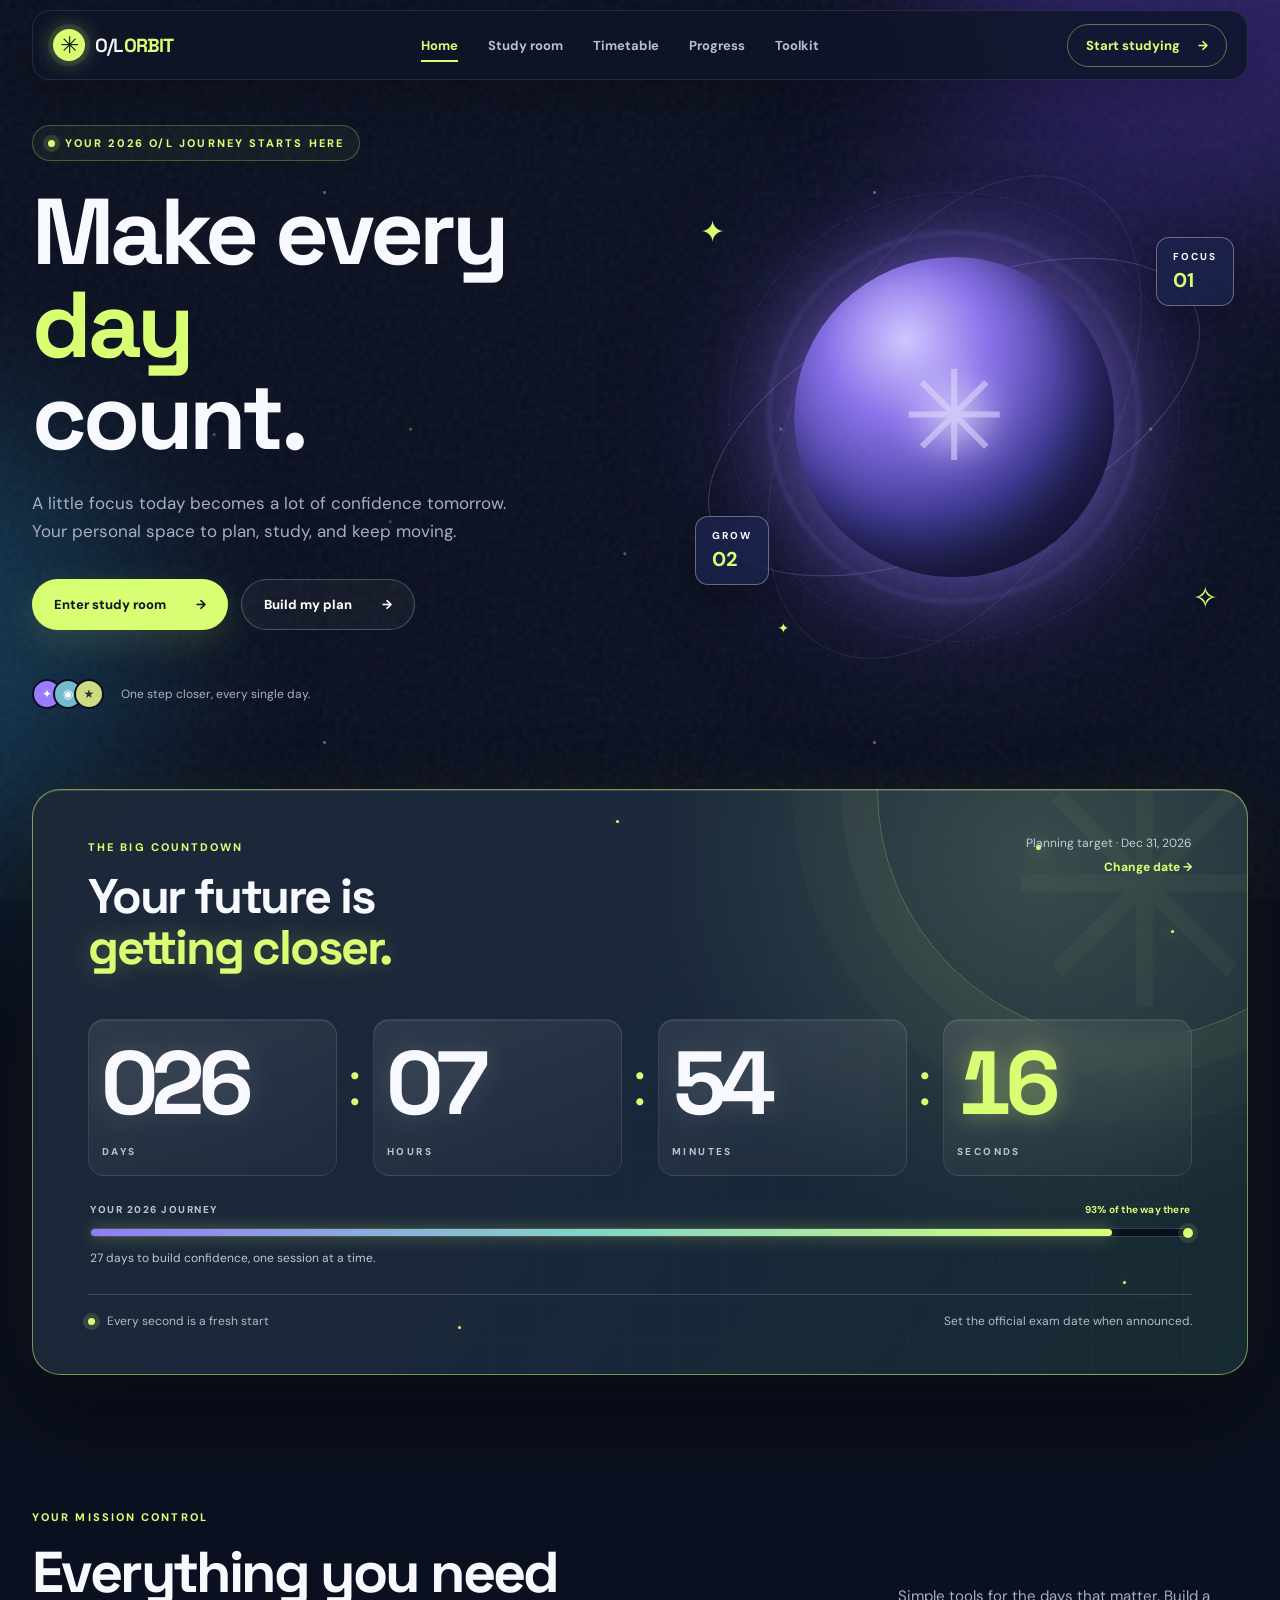
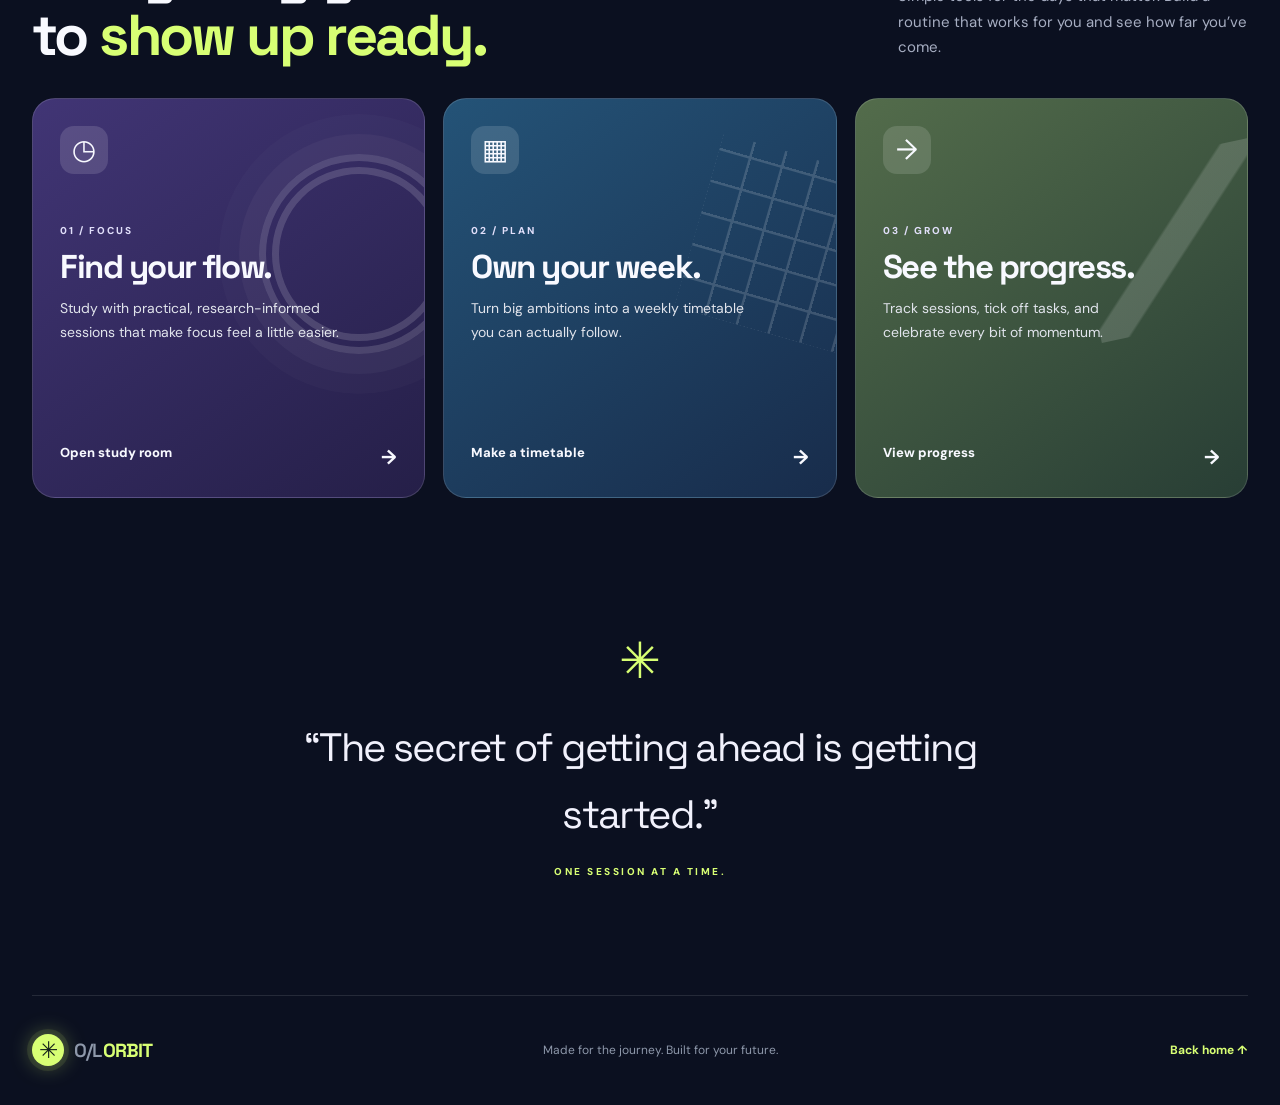
<file: index.html>
<!doctype html><html lang="en"><head><meta charset="utf-8"><meta name="viewport" content="width=device-width, initial-scale=1"><meta name="theme-color" content="#0b1020"><title>O/L Orbit — Make every day count</title><link rel="stylesheet" href="styles.css"><link rel="stylesheet" href="effects.css"><script src="app.js" defer></script><script src="effects.js" defer></script></head><body data-page="home"><div id="app"></div></body></html>
</file>
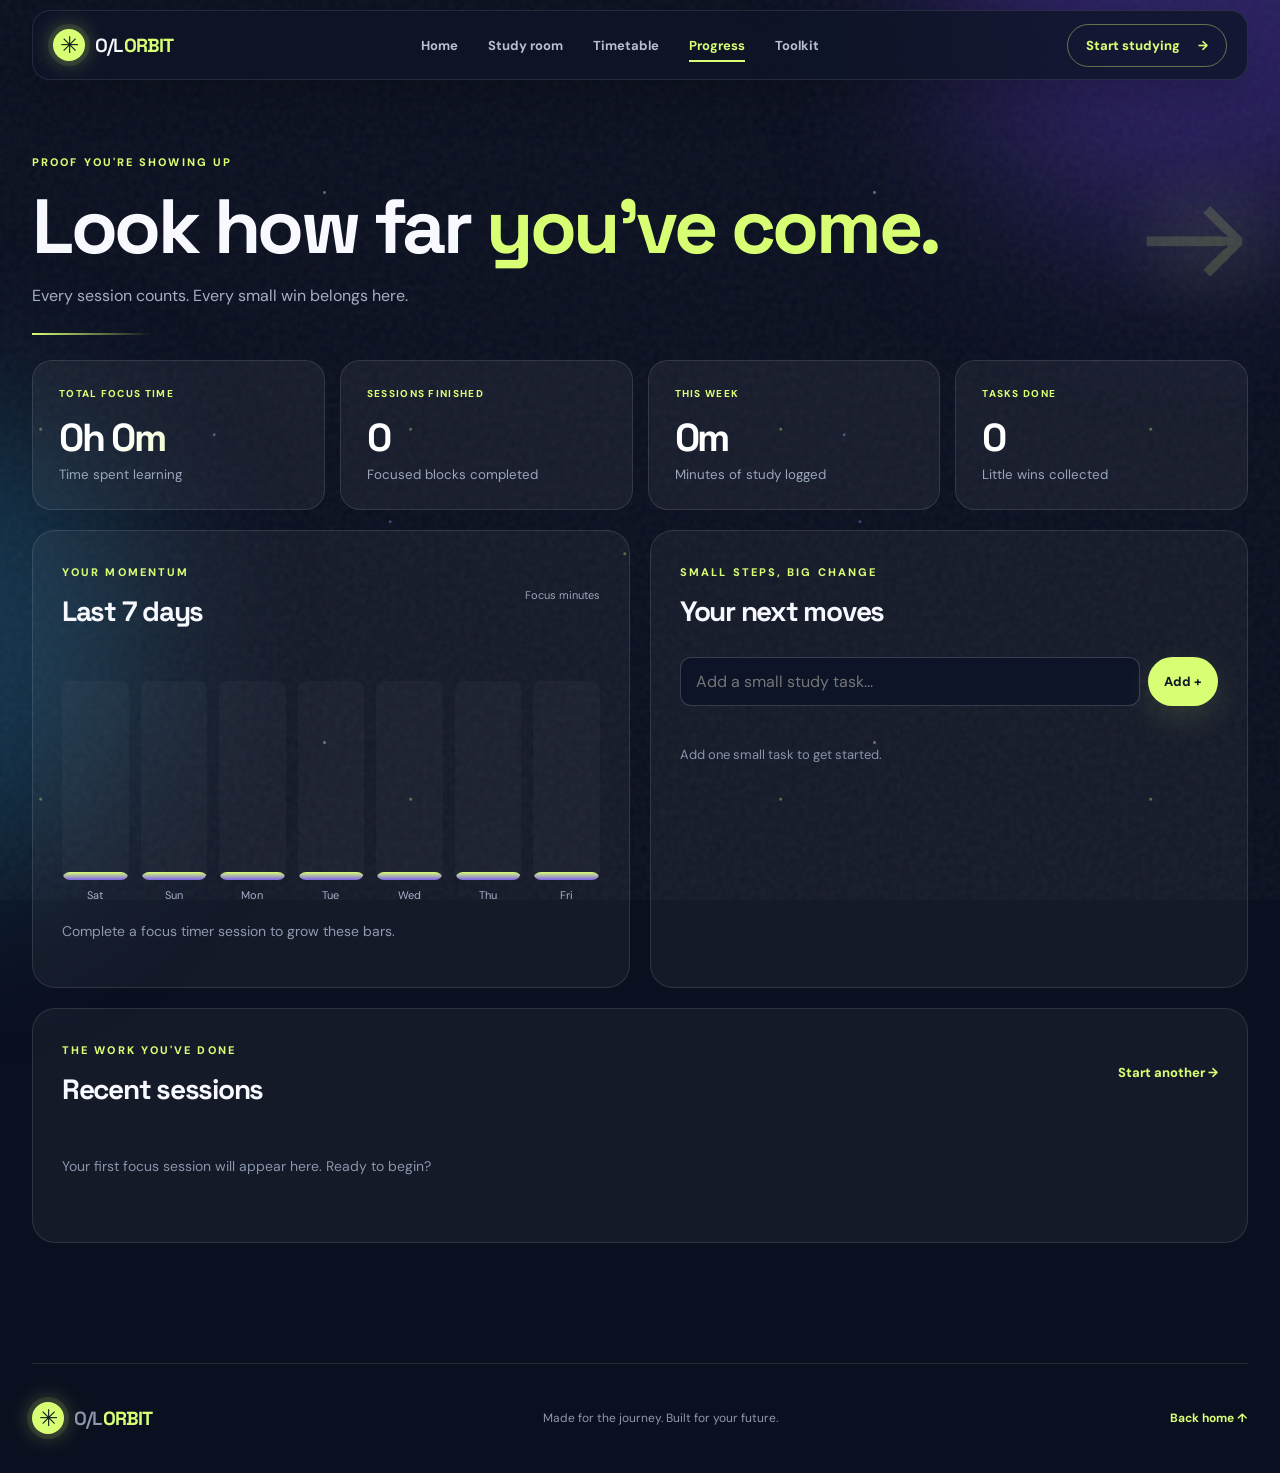
<file: progress.html>
<!doctype html><html lang="en"><head><meta charset="utf-8"><meta name="viewport" content="width=device-width, initial-scale=1"><meta name="theme-color" content="#0b1020"><title>Progress — O/L Orbit</title><link rel="stylesheet" href="styles.css"><link rel="stylesheet" href="effects.css"><script src="app.js" defer></script><script src="effects.js" defer></script></head><body data-page="progress"><div id="app"></div></body></html>
</file>
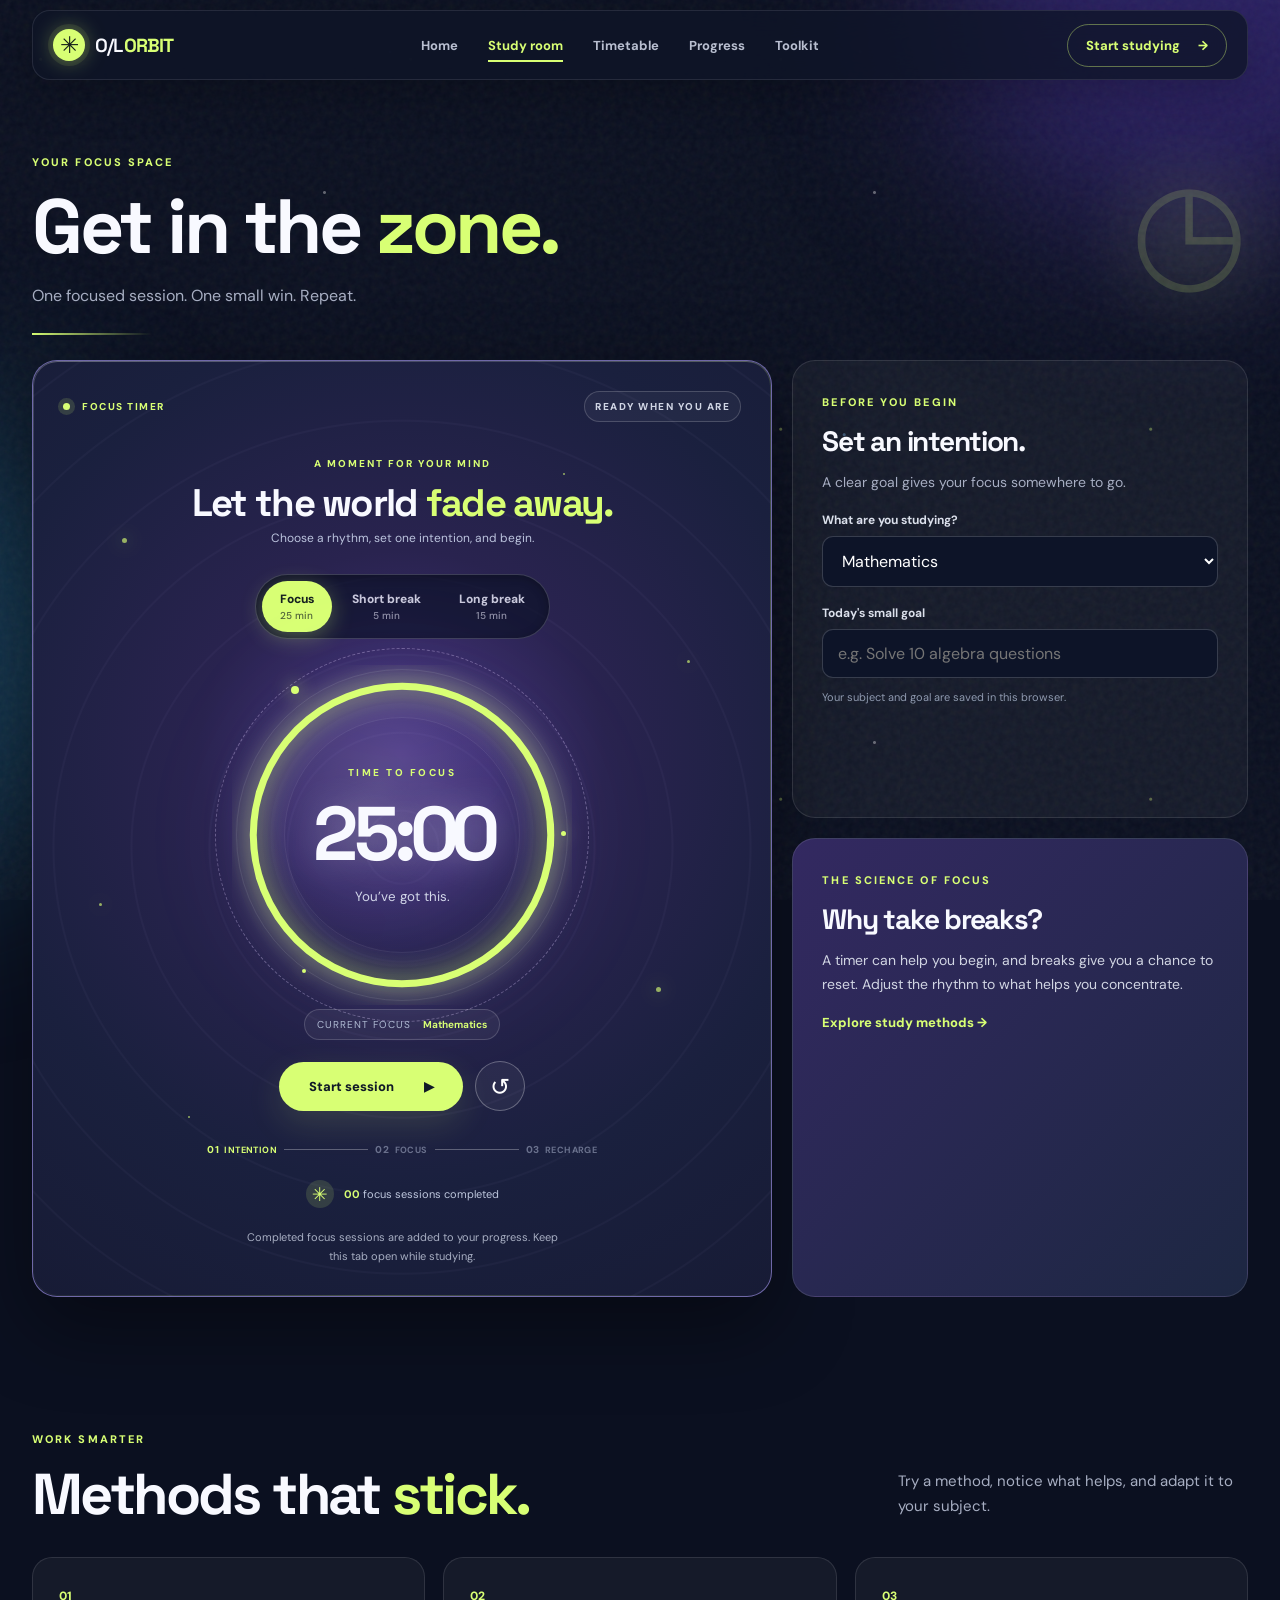
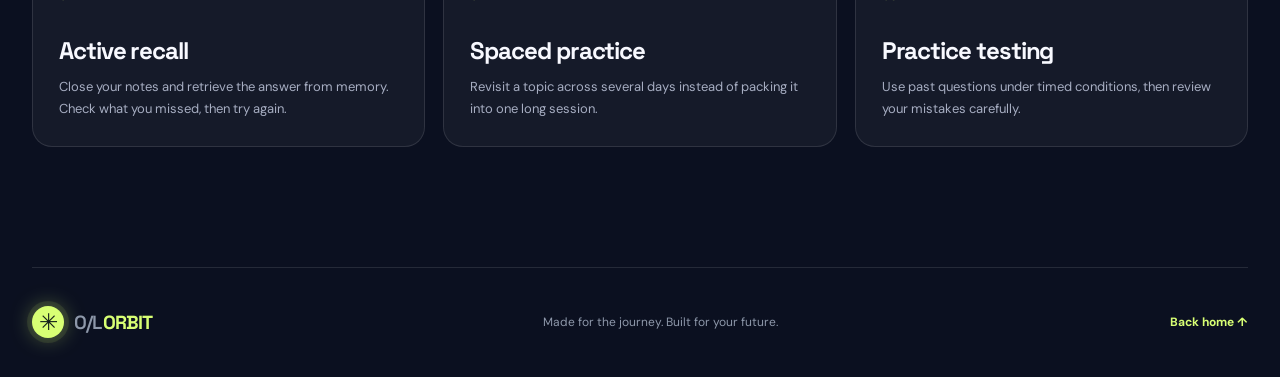
<file: study.html>
<!doctype html><html lang="en"><head><meta charset="utf-8"><meta name="viewport" content="width=device-width, initial-scale=1"><meta name="theme-color" content="#0b1020"><title>Study Room — O/L Orbit</title><link rel="stylesheet" href="styles.css"><link rel="stylesheet" href="effects.css"><script src="app.js" defer></script><script src="effects.js" defer></script></head><body data-page="study"><div id="app"></div></body></html>
</file>
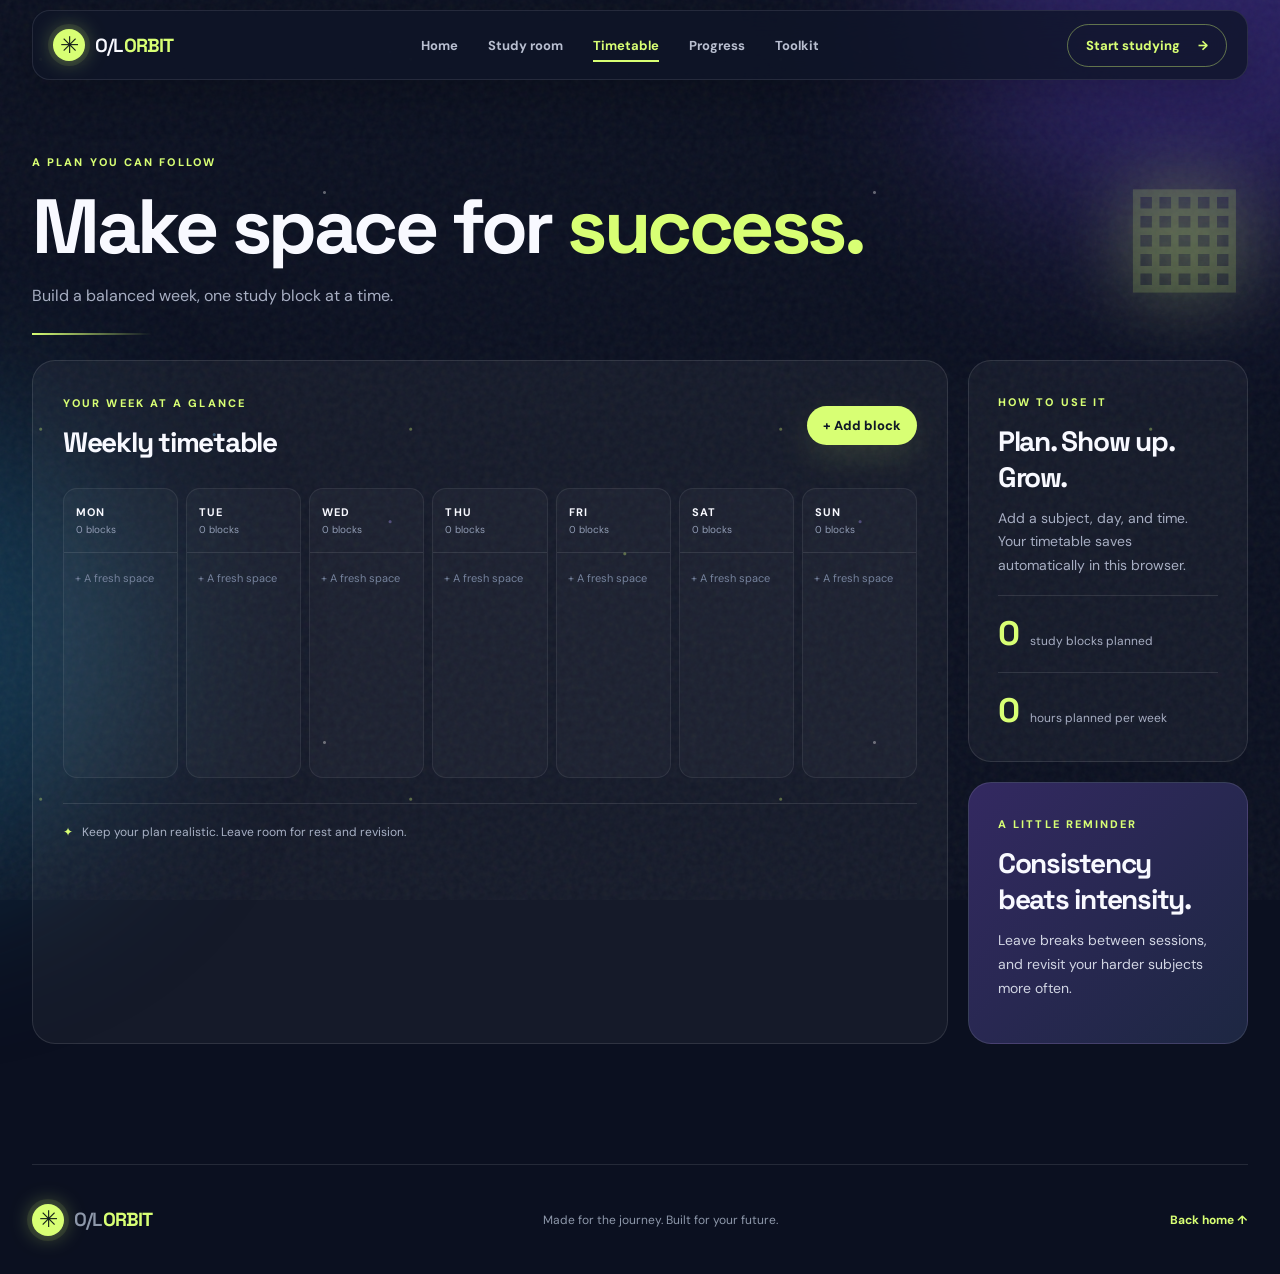
<file: timetable.html>
<!doctype html><html lang="en"><head><meta charset="utf-8"><meta name="viewport" content="width=device-width, initial-scale=1"><meta name="theme-color" content="#0b1020"><title>Timetable — O/L Orbit</title><link rel="stylesheet" href="styles.css"><link rel="stylesheet" href="effects.css"><script src="app.js" defer></script><script src="effects.js" defer></script></head><body data-page="timetable"><div id="app"></div></body></html>
</file>
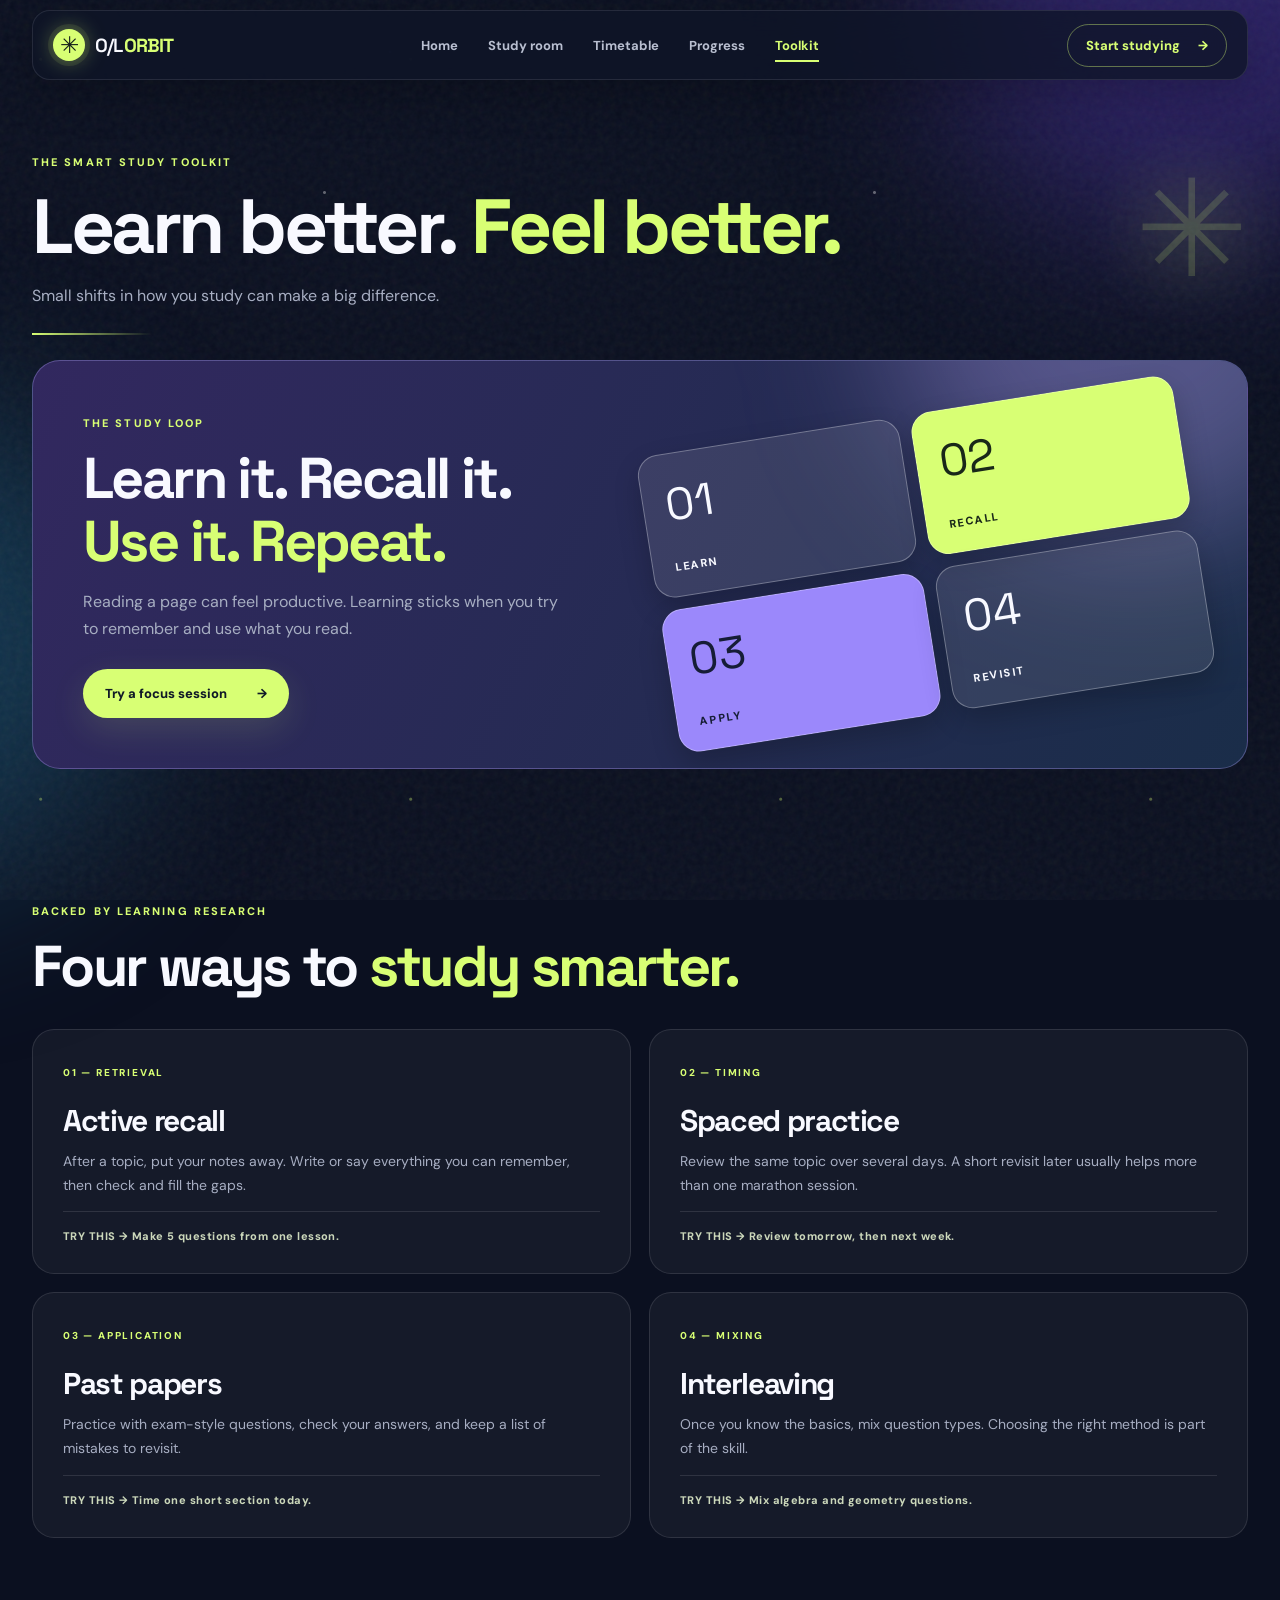
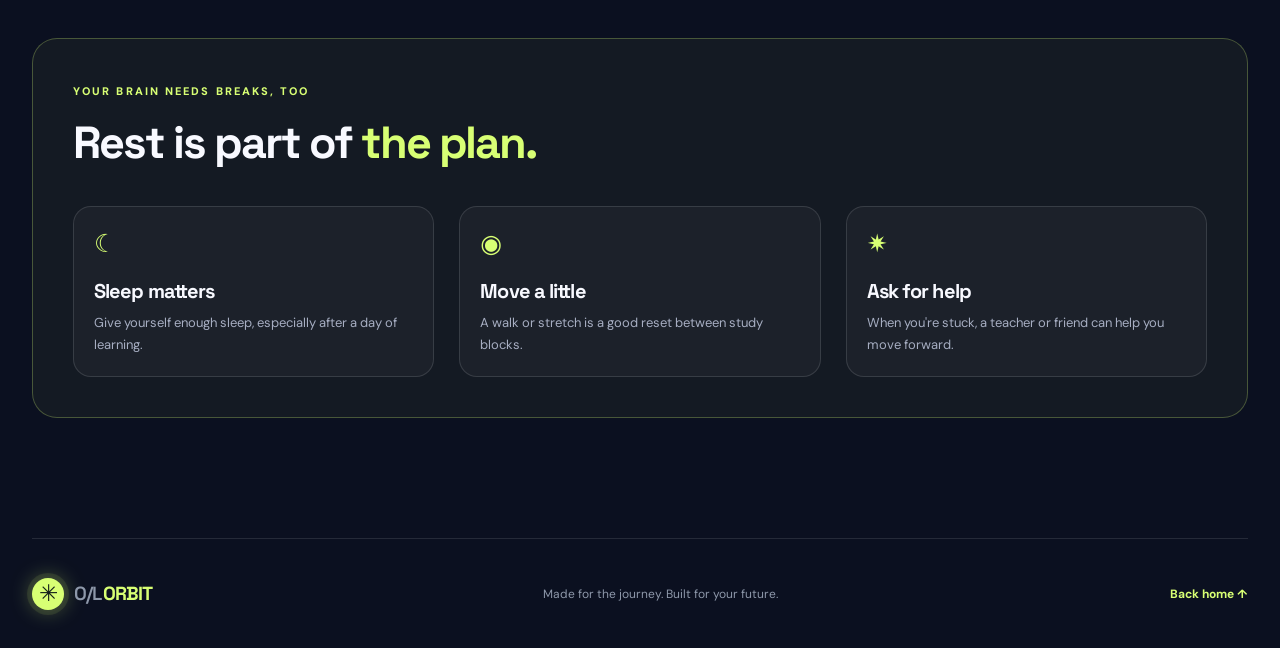
<file: toolkit.html>
<!doctype html><html lang="en"><head><meta charset="utf-8"><meta name="viewport" content="width=device-width, initial-scale=1"><meta name="theme-color" content="#0b1020"><title>Toolkit — O/L Orbit</title><link rel="stylesheet" href="styles.css"><link rel="stylesheet" href="effects.css"><script src="app.js" defer></script><script src="effects.js" defer></script></head><body data-page="toolkit"><div id="app"></div></body></html>
</file>
<file: styles.css>
@import url('https://fonts.googleapis.com/css2?family=DM+Sans:wght@400;500;600;700;800&family=Space+Grotesk:wght@400;500;600;700&display=swap');
:root{--bg:#0b1020;--panel:#151c30;--line:#ffffff1c;--text:#f8f9ff;--muted:#a7aec2;--lime:#d8ff74;--purple:#a694ff;--blue:#80c7ff;--heading:'Space Grotesk',system-ui,sans-serif;--body:'DM Sans',system-ui,sans-serif}
*{box-sizing:border-box}html{scroll-behavior:smooth}body{margin:0;background:var(--bg);color:var(--text);font-family:var(--body);overflow-x:hidden}button,input,select{font:inherit}button{cursor:pointer}a{color:inherit;text-decoration:none}h1,h2,h3,p{margin-top:0}h1,h2,h3{font-family:var(--heading);letter-spacing:-.045em}p{line-height:1.7;color:var(--muted)}em{font-style:normal;color:var(--lime)}::selection{background:var(--lime);color:var(--bg)}:focus-visible{outline:2px solid var(--lime);outline-offset:4px}.shell{width:min(1220px,calc(100% - 64px));margin-inline:auto}.ambient{position:fixed;z-index:-2;filter:blur(90px);pointer-events:none;border-radius:50%;opacity:.5}.ambient-one{width:520px;height:520px;background:#4930a2;top:-280px;right:-170px;animation:ambientMove 18s ease-in-out infinite alternate}.ambient-two{width:480px;height:480px;background:#1b5b7b;left:-340px;top:45%;animation:ambientMove 22s ease-in-out infinite alternate-reverse}.noise{position:fixed;z-index:-1;inset:0;pointer-events:none;opacity:.055;background-image:url("data:image/svg+xml,%3Csvg viewBox='0 0 180 180' xmlns='http://www.w3.org/2000/svg'%3E%3Cfilter id='n'%3E%3CfeTurbulence type='fractalNoise' baseFrequency='.8' numOctaves='3' stitchTiles='stitch'/%3E%3C/filter%3E%3Crect width='100%25' height='100%25' filter='url(%23n)'/%3E%3C/svg%3E")}
.site-header{height:86px;display:flex;align-items:center;gap:35px;width:min(1370px,calc(100% - 64px));margin:auto;position:relative;z-index:20}.brand{font-family:var(--heading);font-size:19px;font-weight:600;letter-spacing:-.06em;white-space:nowrap;display:flex;align-items:center;gap:10px}.brand b{color:var(--lime)}.brand-mark{display:grid;place-items:center;background:var(--lime);color:#14201a;width:32px;height:32px;border-radius:50%;font-size:23px;line-height:1;animation:spinSlow 20s linear infinite}.desktop-nav{display:flex;align-items:center;gap:30px;margin:auto}.desktop-nav a,.mobile-nav a{font-size:13px;font-weight:700;color:#b9bfd0;transition:color .2s}.desktop-nav a:hover,.desktop-nav a.active,.mobile-nav a.active{color:var(--lime)}.header-cta{border:1px solid #d8ff7466;border-radius:100px;padding:12px 18px;font-size:13px;font-weight:800;color:var(--lime);white-space:nowrap;transition:background .25s,transform .25s}.header-cta:hover{background:#d8ff7419;transform:translateY(-2px)}.header-cta span{margin-left:15px}.menu-toggle,.mobile-nav{display:none}
.hero{min-height:660px;display:grid;grid-template-columns:1fr 1fr;align-items:center;gap:40px;padding-block:45px 70px}.hero-copy{position:relative;z-index:2}.eyebrow,.section-kicker{font-size:11px;font-weight:800;letter-spacing:.19em;color:var(--lime)}.eyebrow{display:inline-flex;align-items:center;gap:10px;border:1px solid #d8ff7444;background:#d8ff740b;padding:10px 15px;border-radius:100px}.pulse-dot,.live-dot{display:inline-block;width:7px;height:7px;background:var(--lime);border-radius:50%;box-shadow:0 0 0 5px #d8ff7424;animation:pulse 2s ease-in-out infinite}.hero h1{font-size:clamp(68px,7.3vw,118px);line-height:.99;margin:25px 0}.hero-copy>p{font-size:17px;max-width:510px}.hero-actions{display:flex;gap:13px;flex-wrap:wrap;margin-top:33px}.button{display:inline-flex;justify-content:center;align-items:center;gap:30px;border:0;border-radius:100px;padding:16px 22px;font-size:13px;font-weight:800;transition:transform .25s,box-shadow .25s,background .25s;white-space:nowrap}.button:hover{transform:translateY(-3px)}.button-primary{background:var(--lime);color:#101927;box-shadow:0 12px 35px #d8ff7422}.button-primary:hover{box-shadow:0 15px 44px #d8ff7455}.button-ghost{border:1px solid #ffffff3a;color:#fff;background:#ffffff0a}.button-ghost:hover{background:#ffffff18}.button.small{padding:11px 16px;gap:8px}.hero-note{margin-top:49px;display:flex;align-items:center;gap:17px;color:#a9b2c3;font-size:12px}.avatar-stack{display:flex;padding-left:9px}.avatar-stack i{font-style:normal;width:30px;height:30px;display:grid;place-items:center;margin-left:-9px;border:2px solid var(--bg);border-radius:50%;background:#9a7dff;color:#fff}.avatar-stack i:nth-child(2){background:#74bbcf}.avatar-stack i:nth-child(3){background:#cddc82;color:#233}
.hero-visual{height:560px;position:relative;display:grid;place-items:center;isolation:isolate}.hero-visual:before{content:'';position:absolute;width:380px;height:380px;border-radius:50%;background:#8671fd;filter:blur(100px);opacity:.18}.orbit{position:absolute;border:1px solid #c2b8ff3e;border-radius:50%;transform:rotate(-25deg);animation:orbitFloat 12s ease-in-out infinite alternate}.orbit-a{width:530px;height:250px}.orbit-b{width:450px;height:450px;border-style:dashed;opacity:.45;animation-duration:16s}.orbit-c{width:305px;height:530px;transform:rotate(30deg);opacity:.45;animation-duration:19s}.planet{width:320px;height:320px;border-radius:50%;background:radial-gradient(circle at 35% 26%,#d1c6ff 0,#8971e9 26%,#433d99 57%,#161c40 82%);box-shadow:inset -28px -30px 55px #12102caa,0 0 80px #9e7bfa80,0 0 160px #6e57e855;position:relative;display:grid;place-items:center;animation:float 6s ease-in-out infinite}.planet:after{content:'';position:absolute;inset:-25px;border:1px solid #a694ff88;border-radius:50%;filter:blur(2px)}.planet span{font-size:125px;color:#e0d8ff8f;text-shadow:0 0 36px white;animation:spinSlow 24s linear infinite}.orbit-label{position:absolute;padding:12px 16px;border:1px solid #ffffff55;background:#1c234bcc;backdrop-filter:blur(15px);border-radius:13px;font-size:10px;letter-spacing:.2em;font-weight:800;box-shadow:0 10px 35px #0004;animation:float 5s ease-in-out infinite}.orbit-label b{display:block;color:var(--lime);font-size:20px;letter-spacing:0;margin-top:4px}.label-a{top:100px;right:14px}.label-b{bottom:112px;left:35px;animation-delay:-2s}.spark{position:absolute;color:var(--lime);font-size:30px;animation:twinkle 3s ease-in-out infinite}.spark-a{left:40px;top:75px}.spark-b{right:30px;bottom:80px;animation-delay:1s}.spark-c{left:20%;bottom:60px;font-size:14px;animation-delay:2s}
.countdown-wrap{margin-top:10px}.countdown-card{position:relative;overflow:hidden;border:1px solid #d8ff7455;border-radius:28px;background:linear-gradient(120deg,#202c38,#172335 60%,#172830);box-shadow:0 30px 80px #0005;padding:45px 55px}.countdown-card:after{content:'✳';position:absolute;font-size:340px;color:#d8ff7409;right:-40px;top:-120px;pointer-events:none}.countdown-heading,.countdown-footer,.panel-head{display:flex;align-items:flex-start;justify-content:space-between;gap:25px}.countdown-heading h2{font-size:clamp(32px,3.8vw,56px);line-height:1.05;margin:15px 0 0}.target-control{text-align:right;display:flex;flex-direction:column;gap:8px;align-items:flex-end;font-size:12px;color:#c5cdd7}.text-button{padding:0;background:none;border:0;color:var(--lime);font-weight:800;font-size:12px}.text-button:hover{text-decoration:underline}.countdown-grid{display:flex;align-items:start;gap:17px;margin:46px 0 33px;position:relative;z-index:1}.time-unit{min-width:0;flex:1}.time-unit strong{display:block;font-family:var(--heading);font-size:clamp(47px,7vw,104px);line-height:.95;letter-spacing:-.09em;font-weight:700;font-variant-numeric:tabular-nums}.time-unit span{display:block;margin-top:16px;color:#b8c4ca;font-size:10px;font-weight:800;letter-spacing:.24em}.time-divider{color:var(--lime);font-size:clamp(36px,5vw,75px);line-height:.9;animation:blink 1s step-end infinite}.countdown-footer{border-top:1px solid #ffffff2b;padding-top:20px;color:#aebdc4;font-size:12px}.countdown-footer>span:first-child{display:flex;align-items:center;gap:12px}
.feature-section,.methods-section,.toolkit-section{padding-block:130px 65px}.section-top{display:flex;align-items:end;justify-content:space-between;gap:30px;margin-bottom:32px}.section-top h2{font-size:clamp(38px,4.5vw,65px);line-height:1.08;margin:15px 0 0}.section-top>p{max-width:350px;font-size:15px;margin:0 0 5px}.feature-grid{display:grid;grid-template-columns:repeat(3,1fr);gap:18px}.feature-card{min-height:400px;border-radius:23px;padding:27px;position:relative;overflow:hidden;display:flex;flex-direction:column;align-items:flex-start;border:1px solid #ffffff24;transition:transform .3s,border-color .3s,box-shadow .3s}.feature-card:hover{transform:translateY(-8px);border-color:#ffffff80;box-shadow:0 25px 60px #0004}.card-purple{background:linear-gradient(145deg,#413575,#251f48)}.card-blue{background:linear-gradient(145deg,#245377,#182c4b)}.card-lime{background:linear-gradient(145deg,#536c4b,#283e35)}.feature-icon{width:48px;height:48px;display:grid;place-items:center;border-radius:14px;background:#ffffff22;font-size:28px}.feature-index{font-size:10px;letter-spacing:.2em;font-weight:800;color:#e1dffa;margin-top:50px}.feature-card h3{font-size:33px;line-height:1.1;margin:12px 0}.feature-card p{color:#e1e4ec;font-size:14px;max-width:280px;margin-bottom:20px}.feature-link{font-size:13px;font-weight:800;margin-top:auto;display:flex;justify-content:space-between;width:100%;position:relative;z-index:1}.feature-link b{font-size:20px}.card-art{position:absolute;pointer-events:none;right:-35px;top:55px;opacity:.15}.art-rings{width:200px;height:200px;border:20px double white;border-radius:50%;box-shadow:0 0 0 20px #fff4,0 0 0 40px #fff2}.art-grid{width:175px;height:180px;background:repeating-linear-gradient(0deg,transparent 0 30px,#fff 31px 33px),repeating-linear-gradient(90deg,transparent 0 30px,#fff 31px 33px);transform:rotate(16deg)}.art-steps{width:200px;height:170px;background:linear-gradient(135deg,transparent 42%,#fff 43% 53%,transparent 54%);transform:rotate(-12deg)}.quote-section{text-align:center;padding:65px 20px 115px}.quote-star{display:block;color:var(--lime);font-size:50px;animation:spinSlow 20s linear infinite}.quote-section p{color:#f1f1fc;font-family:var(--heading);font-size:clamp(25px,3.1vw,42px);letter-spacing:-.04em;margin:20px auto 10px;max-width:790px}.quote-section>span:last-child{font-size:10px;font-weight:800;letter-spacing:.25em;color:var(--lime)}.site-footer{min-height:110px;border-top:1px solid var(--line);display:flex;align-items:center;justify-content:space-between;gap:25px;color:#8e98aa;font-size:12px}.site-footer>a:last-child{color:var(--lime);font-weight:700}
.inner-main{padding-block:70px 120px;min-height:calc(100vh - 196px)}.page-heading{display:flex;justify-content:space-between;align-items:center;margin-bottom:50px}.page-heading h1{font-size:clamp(52px,6vw,85px);line-height:1.06;margin:15px 0}.page-heading p{font-size:16px;margin:0}.heading-symbol{font-family:var(--heading);font-size:135px;color:#d8ff7429;line-height:1;animation:float 5s ease-in-out infinite}.panel{border:1px solid var(--line);background:#ffffff0b;border-radius:23px;padding:29px}.panel h2{font-size:28px;margin:12px 0}.panel p{font-size:14px}.panel label,.dialog label{display:block;color:#dbe0eb;font-size:12px;font-weight:700;margin:18px 0 8px}.panel input:not([type=checkbox]),.panel select,.dialog input,.dialog select{width:100%;padding:13px 15px;border-radius:11px;background:#0d1428;color:#fff;border:1px solid #ffffff2c;outline:none}.panel input:focus,.panel select:focus,.dialog input:focus,.dialog select:focus{border-color:var(--lime)}.panel select,.dialog select{appearance:auto}.field-note,.chart-note{display:block;color:#8f9aaf;font-size:11px;margin-top:12px}.inline-link{color:var(--lime);font-size:13px;font-weight:800}.inline-link:hover{text-decoration:underline}.tip-panel{background:linear-gradient(135deg,#332961,#1d2742)}.tip-panel p{color:#d1d5e3}
.study-layout{display:grid;grid-template-columns:minmax(0,1.3fr) minmax(300px,.8fr);gap:20px}.timer-card{background:radial-gradient(circle at 50% 55%,#41357c 0,#221e48 42%,#191c36 80%);border:1px solid #a694ff66;border-radius:25px;min-height:630px;padding:30px;display:flex;flex-direction:column;align-items:center}.timer-top{width:100%;display:flex;justify-content:space-between;color:#bbc0da;font-size:10px;font-weight:800;letter-spacing:.15em}.timer-top>span:first-child{display:flex;align-items:center;gap:12px}.mode-tabs{display:flex;background:#0a112755;border:1px solid #ffffff2b;padding:5px;border-radius:100px;margin:40px 0 10px;gap:2px}.mode{border:0;border-radius:100px;padding:10px 18px;background:transparent;color:#c9c9dc;font-size:12px;font-weight:800}.mode small{display:block;font-size:10px;font-weight:500;opacity:.7;margin-top:2px}.mode.active{background:var(--lime);color:#152020}.timer-face{width:310px;max-width:100%;aspect-ratio:1;position:relative;display:grid;place-items:center;margin:auto}.timer-face svg{width:100%;height:100%;transform:rotate(-90deg)}.timer-face circle{fill:none;stroke-width:4}.timer-track{stroke:#ffffff1c}.timer-progress{stroke:var(--lime);stroke-linecap:round;stroke-dasharray:660;stroke-dashoffset:0;filter:drop-shadow(0 0 7px #d8ff74aa);transition:stroke-dashoffset .35s linear}.timer-center{position:absolute;display:flex;flex-direction:column;align-items:center;gap:6px}.timer-center span{font-size:10px;letter-spacing:.25em;font-weight:800;color:#c5badf}.timer-center strong{font-family:var(--heading);font-size:70px;font-variant-numeric:tabular-nums;letter-spacing:-.08em}.timer-center small{color:#c1c5dc}.timer-controls{display:flex;align-items:center;gap:12px}.icon-button{border:1px solid #ffffff4a;background:#ffffff0c;color:#fff;border-radius:50%;height:50px;width:50px;font-size:24px}.icon-button:hover{background:#ffffff24}.timer-footnote{text-align:center;font-size:11px;max-width:320px;margin:22px 0 0}.study-side{display:grid;grid-template-rows:1fr 1fr;gap:20px}.methods-section{padding-bottom:0}.method-grid{display:grid;grid-template-columns:repeat(3,1fr);gap:18px}.method-card{padding:26px;border-radius:20px;background:#ffffff0b;border:1px solid var(--line)}.method-card>span{color:var(--lime);font-weight:800;font-size:12px}.method-card h3{font-size:24px;margin:30px 0 10px}.method-card p{font-size:13px;margin:0}
.timetable-layout{display:grid;grid-template-columns:minmax(0,1fr) 280px;gap:20px}.schedule-panel{padding:30px}.panel-head{align-items:center;margin-bottom:28px}.panel-head h2{margin-bottom:0}.week-grid{display:grid;grid-template-columns:repeat(7,minmax(115px,1fr));gap:8px;overflow-x:auto;padding-bottom:10px}.day-column{min-width:115px;background:#ffffff08;border:1px solid #ffffff13;border-radius:14px;min-height:290px}.day-heading{display:flex;flex-direction:column;padding:16px 12px;border-bottom:1px solid #ffffff1a}.day-heading strong{font-size:11px;letter-spacing:.1em}.day-heading span{font-size:10px;color:#909bb3;margin-top:4px}.day-content{padding:9px;display:grid;align-content:start;gap:8px}.empty-day{font-size:11px;color:#76839d;padding:9px 2px}.study-block{background:#6054a866;border:1px solid #a694ff85;border-radius:10px;padding:10px 8px;overflow:hidden}.study-block:nth-child(3n+2){background:#315b7866;border-color:#80c7ff85}.study-block:nth-child(3n){background:#50694866;border-color:#d8ff7485}.study-block>span{display:block;color:#d6d3ee;font-size:9px;white-space:nowrap}.study-block strong{display:block;font-size:12px;margin:7px 0;overflow-wrap:anywhere}.block-actions{display:flex;gap:7px}.block-actions button{border:0;padding:0;background:none;color:#d8ff74;font-size:10px;text-decoration:underline}.schedule-help{border-top:1px solid var(--line);padding-top:20px;margin-top:15px;font-size:12px;color:#a8b1c5}.schedule-help span{color:var(--lime);margin-right:6px}.schedule-side{display:flex;flex-direction:column;gap:20px}.mini-stat{border-top:1px solid var(--line);padding-top:16px;margin-top:17px;display:flex;align-items:baseline;gap:10px}.mini-stat strong{font-family:var(--heading);font-size:34px;color:var(--lime)}.mini-stat span{font-size:12px;color:var(--muted)}
.stats-grid{display:grid;grid-template-columns:repeat(4,1fr);gap:15px;margin-bottom:20px}.stat-card{padding:26px;border:1px solid var(--line);border-radius:20px;background:#ffffff0d;display:flex;flex-direction:column}.stat-card>span{font-size:10px;font-weight:800;color:var(--lime);letter-spacing:.13em}.stat-card strong{font-family:var(--heading);font-size:39px;line-height:1.2;margin:15px 0 5px;letter-spacing:-.06em}.stat-card small{color:#9ba6bb}.progress-layout{display:grid;grid-template-columns:1fr 1fr;gap:20px}.muted{font-size:11px;color:#9ca8bc}.chart{height:245px;display:grid;grid-template-columns:repeat(7,1fr);gap:12px;align-items:end}.bar-column{height:100%;display:flex;flex-direction:column;align-items:center;gap:8px;color:#a7b2c9;font-size:11px}.bar-value{height:16px;color:var(--lime);font-size:10px}.bar-track{width:100%;flex:1;display:flex;align-items:flex-end;background:#ffffff07;border-radius:8px;overflow:hidden}.bar-fill{background:linear-gradient(0deg,#7e64e8,var(--lime));width:100%;border-radius:8px 8px 0 0;min-height:3px;animation:barGrow .7s ease-out both;transform-origin:bottom}.chart-note{margin-top:18px}.task-form{display:flex;gap:8px}.task-form input{flex:1;min-width:0}.task-list{list-style:none;padding:0;margin:20px 0 0;max-height:260px;overflow:auto}.task-item{border-bottom:1px solid var(--line);padding:11px 0;display:flex;align-items:center;justify-content:space-between;gap:10px}.task-item label{display:flex;align-items:center;gap:10px;margin:0;min-width:0;cursor:pointer}.task-item input{accent-color:var(--lime);width:17px;height:17px}.task-item span{overflow-wrap:anywhere}.task-item.done span{text-decoration:line-through;color:#8490a4}.task-item button{border:0;background:none;color:#9da8ba;font-size:22px}.empty-state{color:#8995aa;font-size:13px;padding:20px 0}.recent-panel{margin-top:20px}.recent-item{border-top:1px solid var(--line);display:flex;align-items:center;gap:15px;padding:16px 0}.recent-icon{display:grid;place-items:center;background:#d8ff7422;color:var(--lime);border-radius:12px;width:39px;height:39px}.recent-item div{display:flex;flex-direction:column;gap:4px;flex:1}.recent-item small{color:#8e9ab0}.recent-item b{font-size:12px;color:var(--lime)}
.toolkit-hero{border:1px solid #b3a5ff55;border-radius:28px;background:linear-gradient(115deg,#32285f,#1a2d49);padding:50px;display:grid;grid-template-columns:1fr 1fr;gap:30px;align-items:center;overflow:hidden}.toolkit-hero h2{font-size:clamp(40px,4.5vw,62px);line-height:1.1;margin:15px 0}.toolkit-hero p{max-width:480px}.toolkit-hero .button{margin-top:10px}.loop-art{height:300px;display:grid;grid-template-columns:1fr 1fr;gap:12px;transform:rotate(-9deg)}.loop-art span{border:1px solid #ffffff4b;border-radius:21px;background:#ffffff19;display:flex;flex-direction:column;justify-content:space-between;padding:22px;font-family:var(--heading);font-size:45px;box-shadow:0 12px 28px #0003;transition:transform .3s}.loop-art span:hover{transform:translateY(-8px)}.loop-art span:nth-child(2){background:#d8ff74;color:#192719}.loop-art span:nth-child(3){background:#9b88fb;color:#161d36}.loop-art small{font-family:var(--body);font-size:11px;letter-spacing:.15em;font-weight:800}.toolkit-section{padding-bottom:0}.tool-grid{display:grid;grid-template-columns:repeat(2,1fr);gap:18px}.tool-card{background:#ffffff0b;border:1px solid var(--line);border-radius:22px;padding:30px}.tool-number{font-size:10px;letter-spacing:.18em;color:var(--lime);font-weight:800}.tool-card h3{font-size:30px;margin:20px 0 10px}.tool-card p{font-size:14px}.tool-prompt{border-top:1px solid var(--line);padding-top:17px;font-size:11px;color:#cbd7ba;font-weight:800;letter-spacing:.04em}.wellbeing-section{margin-top:100px;padding:40px;border:1px solid #d8ff7444;background:#d8ff740b;border-radius:25px}.wellbeing-section h2{font-size:45px;margin:14px 0 35px}.wellbeing-grid{display:grid;grid-template-columns:repeat(3,1fr);gap:25px}.wellbeing-grid>div{padding:20px;border:1px solid #ffffff1f;border-radius:18px;background:#ffffff09}.wellbeing-grid span{font-size:25px;color:var(--lime)}.wellbeing-grid h3{font-size:20px;margin:18px 0 8px}.wellbeing-grid p{font-size:13px;margin:0}
.dialog{width:min(440px,calc(100% - 30px));border:1px solid #bbaeff99;border-radius:23px;background:#1a2038;color:var(--text);padding:30px;box-shadow:0 30px 100px #000b}.dialog::backdrop{background:#060a17c9;backdrop-filter:blur(8px)}.dialog form{position:relative}.dialog h2{font-size:32px;margin:13px 0}.dialog p{font-size:14px}.dialog .button{width:100%;margin-top:25px}.dialog-close{position:absolute;right:-4px;top:-9px;border:0;background:none;color:#fff;font-size:29px}.form-row{display:grid;grid-template-columns:1fr 1fr;gap:12px}.toast{position:fixed;z-index:100;bottom:25px;left:50%;transform:translate(-50%,30px);opacity:0;pointer-events:none;background:var(--lime);color:#172018;border-radius:100px;padding:13px 22px;font-size:13px;font-weight:800;box-shadow:0 15px 35px #0008;transition:opacity .25s,transform .25s}.toast.show{opacity:1;transform:translate(-50%,0)}.sr-only{position:absolute!important;width:1px;height:1px;padding:0;margin:-1px;overflow:hidden;clip:rect(0,0,0,0);white-space:nowrap;border:0}.reveal{opacity:0;transform:translateY(22px);transition:opacity .7s ease,transform .7s ease}.reveal.visible{opacity:1;transform:translateY(0)}
@keyframes float{50%{transform:translateY(-15px)}}@keyframes orbitFloat{50%{transform:rotate(-16deg) translateY(8px)}}@keyframes spinSlow{to{transform:rotate(360deg)}}@keyframes twinkle{50%{opacity:.3;transform:scale(.6)}}@keyframes pulse{50%{box-shadow:0 0 0 9px #d8ff7408}}@keyframes blink{50%{opacity:.25}}@keyframes ambientMove{to{transform:translate(120px,80px)}}@keyframes barGrow{from{transform:scaleY(0)}to{transform:scaleY(1)}}
@media(max-width:1080px){.desktop-nav{gap:14px}.desktop-nav a{font-size:12px}.header-cta{display:none}.hero-visual{transform:scale(.85)}.timetable-layout{grid-template-columns:1fr}.schedule-side{display:grid;grid-template-columns:1fr 1fr}.week-grid{grid-template-columns:repeat(7,minmax(120px,1fr))}}
@media(max-width:760px){.shell,.site-header{width:min(100% - 36px,600px)}.site-header{height:70px}.desktop-nav{display:none}.menu-toggle{display:grid;place-items:center;margin-left:auto;width:42px;height:42px;background:#ffffff12;border:1px solid var(--line);border-radius:11px;color:#fff;font-size:22px}.mobile-nav{display:none;position:absolute;z-index:30;left:18px;right:18px;top:68px;border:1px solid #ffffff3a;border-radius:16px;padding:12px;background:#1d2540;box-shadow:0 15px 30px #0008;flex-direction:column}.menu-open .mobile-nav{display:flex}.mobile-nav a{padding:11px 13px;border-radius:8px}.mobile-nav a.active{background:#d8ff7418}.hero{display:flex;flex-direction:column;align-items:stretch;gap:0;min-height:0;padding:62px 0 25px}.hero h1{font-size:clamp(62px,14vw,88px)}.hero-visual{height:350px;transform:scale(.65);margin:-25px 0 -50px}.hero-visual .orbit-a{width:440px}.hero-note{margin-top:28px}.countdown-card{padding:28px 22px;border-radius:20px}.countdown-heading{flex-direction:column;gap:18px}.target-control{text-align:left;align-items:flex-start}.countdown-grid{gap:6px;margin:37px 0 28px}.time-unit strong{font-size:clamp(38px,10vw,68px)}.time-unit span{font-size:8px;letter-spacing:.1em;margin-top:9px}.time-divider{font-size:36px}.countdown-footer{flex-direction:column;gap:8px}.feature-section,.methods-section,.toolkit-section{padding-block:85px 20px}.section-top{flex-direction:column;align-items:flex-start;gap:12px}.section-top h2{font-size:42px}.feature-grid,.method-grid{grid-template-columns:1fr}.feature-card{min-height:310px}.feature-index{margin-top:35px}.quote-section{padding-bottom:70px}.site-footer{flex-wrap:wrap;padding-block:25px;min-height:0}.site-footer>span{order:3;flex-basis:100%}.inner-main{padding-block:50px 85px}.page-heading h1{font-size:53px}.page-heading{margin-bottom:35px}.heading-symbol{display:none}.study-layout,.progress-layout,.toolkit-hero,.tool-grid{grid-template-columns:1fr}.study-side{grid-template-rows:auto}.timer-card{min-height:570px;padding:23px}.timer-face{width:270px}.stats-grid{grid-template-columns:repeat(2,1fr)}.stat-card{padding:19px}.stat-card strong{font-size:31px}.schedule-side{grid-template-columns:1fr}.schedule-panel{padding:18px}.panel-head{align-items:flex-start}.panel-head .button{font-size:11px}.toolkit-hero{padding:30px}.loop-art{height:220px;transform:rotate(-4deg)}.loop-art span{font-size:30px;padding:15px}.wellbeing-section{padding:25px;margin-top:60px}.wellbeing-section h2{font-size:36px}.wellbeing-grid{grid-template-columns:1fr;gap:12px}}
@media(max-width:430px){.hero-actions{flex-direction:column;align-items:stretch}.hero-visual{transform:scale(.54);margin:-38px 0 -75px}.eyebrow{font-size:9px}.timer-top{font-size:9px}.mode{padding:9px 10px}.timer-center strong{font-size:60px}.stats-grid{gap:8px}.stat-card strong{font-size:27px}.countdown-card{padding:24px 16px}.time-unit strong{font-size:36px}.countdown-grid{gap:3px}.time-divider{font-size:30px}}
@media(prefers-reduced-motion:reduce){*,*:before,*:after{animation-duration:.01ms!important;animation-iteration-count:1!important;scroll-behavior:auto!important;transition-duration:.01ms!important}.reveal{opacity:1;transform:none}}
.reveal{opacity:1;transform:none}.reveal.visible{animation:revealIn .7s ease both}@keyframes revealIn{from{opacity:.2;transform:translateY(22px)}to{opacity:1;transform:translateY(0)}}
@media(max-width:760px){.hero{overflow:hidden}}
.schedule-panel{min-width:0}.week-grid{max-width:100%}
</file>
<file: effects.css>
/* A shared, quiet layer of motion across the whole site. */
.sky-dust {
  position: fixed;
  inset: 0;
  z-index: -1;
  pointer-events: none;
  opacity: .35;
  background-image:
    radial-gradient(circle at 11% 16%, #d8ff74 0 1px, transparent 2px),
    radial-gradient(circle at 83% 11%, #a694ff 0 1px, transparent 2px),
    radial-gradient(circle at 59% 35%, #ffffff 0 1px, transparent 2px),
    radial-gradient(circle at 34% 69%, #80c7ff 0 1px, transparent 2px),
    radial-gradient(circle at 88% 78%, #d8ff74 0 1px, transparent 2px);
  background-size: 370px 370px, 470px 470px, 550px 550px, 630px 630px, 710px 710px;
  animation: sky-drift 80s linear infinite alternate;
}
.scroll-meter { position: fixed; top: 0; left: 0; right: 0; height: 3px; z-index: 100; pointer-events: none; }
.scroll-meter span { display: block; height: 100%; width: 100%; transform: scaleX(0); transform-origin: left; background: linear-gradient(90deg, #a694ff, #80c7ff, #d8ff74); box-shadow: 0 0 14px #d8ff74; }
.cursor-halo { position: fixed; top: 0; left: 0; z-index: -1; width: 400px; height: 400px; border-radius: 50%; pointer-events: none; opacity: 0; background: radial-gradient(circle, #a694ff19, transparent 65%); transition: opacity .3s ease; }
.site-header { position: sticky; top: 10px; height: 70px; padding: 0 20px; margin-top: 10px; border: 1px solid #ffffff19; border-radius: 18px; background: #0e1528c9; backdrop-filter: blur(20px); box-shadow: 0 16px 45px #0003; }
.brand-mark { box-shadow: 0 0 0 5px #d8ff7417, 0 0 22px #d8ff7466; }
.desktop-nav a { position: relative; padding: 10px 0; }
.desktop-nav a::after { content: ''; position: absolute; height: 2px; bottom: 2px; left: 0; width: 100%; background: var(--lime); transform: scaleX(0); transform-origin: center; transition: transform .3s ease; }
.desktop-nav a:hover::after, .desktop-nav a.active::after { transform: scaleX(1); }
.button { position: relative; overflow: hidden; }
.button::after { content: ''; position: absolute; width: 60px; height: 160%; left: -90px; top: -30%; transform: rotate(24deg); background: linear-gradient(90deg, transparent, #ffffff80, transparent); transition: left .6s ease; pointer-events: none; }
.button:hover::after { left: calc(100% + 90px); }
.button span, .header-cta span { display: inline-block; transition: transform .3s ease; }
.button:hover span, .header-cta:hover span { transform: translateX(4px); }
.page-heading { position: relative; }
.page-heading::after { content: ''; position: absolute; bottom: -25px; left: 0; width: min(120px, 30%); height: 2px; background: linear-gradient(90deg, var(--lime), transparent); }
.heading-symbol { text-shadow: 0 0 80px #d8ff7477; }
.light-reactive { position: relative; overflow: hidden; }
.light-reactive::after { content: ''; position: absolute; inset: 0; z-index: 3; border-radius: inherit; pointer-events: none; opacity: 0; background: radial-gradient(340px circle at var(--light-x, 50%) var(--light-y, 50%), #ffffff18, transparent 70%); transition: opacity .35s ease; }
.light-reactive:hover::after { opacity: 1; }
.method-card, .tool-card, .stat-card, .panel { transition: border-color .35s ease, transform .35s ease, box-shadow .35s ease; }
.method-card:hover, .tool-card:hover, .stat-card:hover { border-color: #d8ff7466; transform: translateY(-5px); box-shadow: 0 18px 36px #0003; }
.panel:hover { border-color: #ffffff38; }
.day-column { transition: background .3s ease, transform .3s ease; }
.day-column:hover { background: #ffffff11; transform: translateY(-3px); }
.study-block { transition: transform .25s ease, box-shadow .25s ease; }
.study-block:hover { transform: translateY(-2px); box-shadow: 0 8px 18px #0005; }
.stat-card strong { background: linear-gradient(120deg, #ffffff 25%, #d8ff74); background-clip: text; -webkit-text-fill-color: transparent; }
.toolkit-hero { position: relative; }
.toolkit-hero::before { content: ''; position: absolute; width: 500px; height: 500px; top: -320px; right: -140px; border-radius: 50%; background: #c1a7ff55; filter: blur(75px); animation: glow-breathe 8s ease-in-out infinite alternate; pointer-events: none; }
.toolkit-hero > * { position: relative; }

/* The countdown becomes a small control room with a sense of distance travelled. */
.countdown-card {
  isolation: isolate;
  border-color: #d8ff7480;
  background: radial-gradient(circle at 83% 12%, #394b4c 0, transparent 35%), linear-gradient(125deg, #1d2839 0%, #19273a 54%, #172b32 100%);
  box-shadow: 0 35px 90px #0007, 0 0 55px #d8ff740e, inset 0 1px #ffffff26;
}
.countdown-card::before { content: ''; position: absolute; inset: 0; z-index: -1; opacity: .13; background-image: linear-gradient(#d8ff7437 1px, transparent 1px), linear-gradient(90deg, #d8ff7437 1px, transparent 1px); background-size: 46px 46px; mask-image: linear-gradient(120deg, transparent 20%, black 100%); }
.countdown-orbit { position: absolute; width: 500px; height: 500px; right: -130px; top: -250px; border: 1px solid #d8ff7440; border-radius: 50%; box-shadow: 0 0 0 36px #d8ff7408, 0 0 0 85px #d8ff7405; pointer-events: none; animation: countdown-orbit 18s ease-in-out infinite alternate; }
.countdown-stars i { position: absolute; width: 5px; height: 5px; border-radius: 50%; background: var(--lime); box-shadow: 0 0 16px var(--lime); animation: star-pulse 3s ease-in-out infinite; }
.countdown-stars i:nth-child(1) { top: 55px; right: 17%; }
.countdown-stars i:nth-child(2) { top: 140px; right: 6%; width: 3px; height: 3px; animation-delay: .7s; }
.countdown-stars i:nth-child(3) { bottom: 90px; right: 10%; width: 3px; height: 3px; animation-delay: 1.5s; }
.countdown-stars i:nth-child(4) { bottom: 45px; left: 35%; width: 3px; height: 3px; animation-delay: 2.3s; }
.countdown-stars i:nth-child(5) { top: 30px; left: 48%; width: 3px; height: 3px; animation-delay: 1.9s; }
.countdown-heading, .countdown-grid, .countdown-journey, .countdown-footer { position: relative; z-index: 1; }
.countdown-heading h2 em { text-shadow: 0 0 25px #d8ff7440; }
.countdown-grid { gap: 12px; margin-bottom: 27px; }
.time-unit { padding: 19px 13px 17px; border: 1px solid #ffffff17; border-radius: 16px; background: linear-gradient(160deg, #ffffff16, #ffffff05); backdrop-filter: blur(10px); box-shadow: inset 0 1px #ffffff18; transition: transform .3s ease, border-color .3s ease; }
.time-unit:hover { transform: translateY(-5px); border-color: #d8ff7466; }
.time-unit strong { line-height: 1; text-shadow: 0 0 30px #ffffff25; }
.time-unit:last-child strong { color: var(--lime); text-shadow: 0 0 24px #d8ff7470; }
.time-unit strong.digit-change { animation: digit-turn .42s cubic-bezier(.2,.7,.2,1); }
.time-divider { align-self: center; padding-bottom: 28px; }
.countdown-journey { margin: 0 0 26px; padding: 0 2px; }
.journey-labels { display: flex; justify-content: space-between; gap: 12px; font-size: 10px; font-weight: 800; letter-spacing: .15em; color: #b7c7c6; }
.journey-labels strong { color: var(--lime); letter-spacing: .02em; }
.journey-track { height: 9px; border-radius: 100px; background: #080f1e; border: 1px solid #ffffff32; margin-top: 12px; position: relative; overflow: visible; }
.journey-track span { display: block; height: 100%; width: 0; border-radius: inherit; background: linear-gradient(90deg, #927cf8, #83d6c7, #d8ff74); box-shadow: 0 0 16px #d8ff7460; transition: width .8s ease; }
.journey-track i { position: absolute; right: -4px; top: 50%; transform: translateY(-50%); width: 10px; height: 10px; background: var(--lime); border-radius: 50%; box-shadow: 0 0 0 5px #d8ff741d; }
.countdown-journey p { font-size: 12px; margin: 11px 0 0; color: #bcc8c9; }
.countdown-footer { padding-top: 18px; }

/* The timer behaves like a small animated instrument, with motion tied to state. */
.timer-card {
  --timer-accent: #d8ff74;
  min-height: 790px;
  position: relative;
  isolation: isolate;
  overflow: hidden;
  background: radial-gradient(circle at 50% 42%, #45337d 0%, #29234f 31%, #1a203e 66%, #171b35 100%);
  border-color: #b3a2ff8f;
  box-shadow: 0 30px 80px #0006, inset 0 1px #ffffff2a;
}
.timer-card::before { content: ''; position: absolute; inset: 0; z-index: -1; opacity: .45; background: repeating-radial-gradient(circle at 50% 52%, transparent 0 35px, #cdbdff13 36px 37px, transparent 38px 78px); animation: timer-field 22s linear infinite; }
.timer-card::after { content: ''; position: absolute; inset: 0; z-index: -1; border-radius: inherit; border: 1px solid transparent; background: linear-gradient(120deg, #ffffff30, transparent 35%, #d8ff7440 70%, transparent) border-box; mask: linear-gradient(#fff 0 0) padding-box, linear-gradient(#fff 0 0); mask-composite: exclude; pointer-events: none; }
.timer-card[data-visual-mode="short"] { --timer-accent: #80c7ff; background: radial-gradient(circle at 50% 42%, #235e7b, #1d395b 35%, #171f3a 76%); }
.timer-card[data-visual-mode="long"] { --timer-accent: #c1a9ff; background: radial-gradient(circle at 50% 42%, #5b397e, #342652 35%, #171f3a 76%); }
.timer-card > *:not(.timer-atmosphere) { position: relative; z-index: 1; }
.timer-atmosphere { position: absolute; inset: 0; pointer-events: none; overflow: hidden; z-index: 0; }
.timer-atmosphere span { position: absolute; display: block; width: 5px; height: 5px; background: var(--timer-accent); border-radius: 50%; box-shadow: 0 0 18px var(--timer-accent); opacity: .65; animation: mote-float 9s ease-in-out infinite alternate; }
.timer-atmosphere span:nth-child(1) { top: 19%; left: 12%; animation-delay: -2s; }
.timer-atmosphere span:nth-child(2) { top: 32%; right: 11%; width: 3px; height: 3px; animation-delay: -5s; }
.timer-atmosphere span:nth-child(3) { top: 58%; left: 9%; width: 3px; height: 3px; animation-delay: -3s; }
.timer-atmosphere span:nth-child(4) { top: 67%; right: 15%; animation-delay: -7s; }
.timer-atmosphere span:nth-child(5) { bottom: 19%; left: 21%; width: 2px; height: 2px; animation-delay: -4s; }
.timer-atmosphere span:nth-child(6) { top: 12%; right: 28%; width: 2px; height: 2px; animation-delay: -8s; }
.timer-top { align-items: center; }
.timer-top > span:first-child { color: var(--timer-accent); }
.timer-top > span:last-child { padding: 8px 10px; border: 1px solid #ffffff2d; border-radius: 100px; background: #ffffff0b; color: #d0d5e4; }
.timer-intro { text-align: center; margin-top: 29px; }
.timer-eyebrow { color: var(--timer-accent); font-size: 10px; letter-spacing: .2em; font-weight: 800; }
.timer-intro h2 { margin: 10px 0 4px; font-size: clamp(28px, 3vw, 40px); line-height: 1.1; }
.timer-intro h2 em { color: var(--timer-accent); }
.timer-intro p { margin: 0; font-size: 12px; color: #bbc3dd; }
.mode-tabs { margin: 26px 0 6px; padding: 6px; background: #0b1227a8; box-shadow: inset 0 2px 10px #0004; }
.mode { transition: background .25s ease, color .25s ease, transform .25s ease; }
.mode:hover:not(.active) { background: #ffffff17; color: white; }
.mode.active { background: var(--timer-accent); box-shadow: 0 5px 22px color-mix(in srgb, var(--timer-accent), transparent 70%); }
.timer-face { width: 340px; flex: none; margin: 20px auto 4px; filter: drop-shadow(0 0 45px #b395ff35); }
.timer-face::before { content: ''; position: absolute; inset: 22px; border-radius: 50%; background: radial-gradient(circle at 42% 32%, #ffffff1b, #8f74ff12 42%, #080e2b99 100%); box-shadow: inset 0 0 40px #ffffff0b, 0 0 50px #a694ff45; }
.timer-face::after { content: ''; position: absolute; inset: 52px; border-radius: 50%; border: 1px solid #ffffff14; box-shadow: 0 0 0 14px #ffffff05; pointer-events: none; }
.timer-orbit { position: absolute; inset: -17px; border: 1px dashed #e0d2ff55; border-radius: 50%; animation: spinSlow 45s linear infinite; }
.timer-orbit::before { content: ''; position: absolute; inset: 20px; border: 1px solid #ffffff18; border-radius: 50%; }
.timer-orbit i { position: absolute; display: block; background: var(--timer-accent); border-radius: 50%; box-shadow: 0 0 18px var(--timer-accent); }
.timer-orbit i:nth-child(1) { width: 8px; height: 8px; top: 10%; left: 20%; }
.timer-orbit i:nth-child(2) { width: 5px; height: 5px; right: 6%; top: 49%; }
.timer-orbit i:nth-child(3) { width: 4px; height: 4px; bottom: 13%; left: 23%; }
.timer-face svg { position: relative; z-index: 1; }
.timer-track { stroke: #ffffff20; stroke-width: 3 !important; }
.timer-progress { stroke: var(--timer-accent); stroke-width: 5 !important; filter: drop-shadow(0 0 9px var(--timer-accent)); }
.timer-center { z-index: 2; }
.timer-center span { color: var(--timer-accent); }
.timer-center strong { font-size: 76px; text-shadow: 0 0 36px #ffffff42; }
.timer-center small { color: #d3d7ea; }
.timer-card.is-running .timer-face::before { animation: focus-breathe 4s ease-in-out infinite; }
.timer-card.is-running .timer-orbit { animation-duration: 18s; }
.timer-card.is-running .timer-atmosphere span { animation-duration: 4s; opacity: .95; }
.timer-card.is-running { box-shadow: 0 30px 80px #0006, 0 0 55px #a694ff38, inset 0 1px #ffffff2a; }
.timer-card.is-paused .timer-face { filter: grayscale(.3) drop-shadow(0 0 15px #b395ff20); }
.timer-subject { border: 1px solid #ffffff2b; border-radius: 100px; padding: 8px 12px; background: #ffffff0c; color: #aeb9d2; font-size: 10px; letter-spacing: .1em; }
.timer-subject b { color: var(--timer-accent); margin-left: 8px; letter-spacing: 0; }
.timer-controls { margin-top: 21px; }
.timer-controls .button { background: var(--timer-accent); min-width: 184px; }
.timer-controls .button span { font-family: Arial, sans-serif; }
.timer-controls .button:hover { box-shadow: 0 12px 40px color-mix(in srgb, var(--timer-accent), transparent 55%); }
.focus-steps { width: min(390px, 100%); display: flex; align-items: center; justify-content: space-between; gap: 7px; margin-top: 32px; color: #b7c0d9; font-size: 10px; font-weight: 800; letter-spacing: .04em; }
.focus-steps span { white-space: nowrap; opacity: .5; transition: opacity .3s ease, color .3s ease; }
.focus-steps span b { margin-left: 3px; font-size: 9px; }
.focus-steps span.step-current { color: var(--timer-accent); opacity: 1; }
.focus-steps i { width: 20px; height: 1px; flex: 1; background: #ffffff4a; }
.session-count { display: flex; align-items: center; gap: 10px; color: #bdc6dc; font-size: 11px; margin-top: 24px; }
.session-count strong { color: var(--timer-accent); }
.session-count-icon { display: grid; place-items: center; width: 28px; height: 28px; border-radius: 50%; background: #d8ff7424; color: var(--timer-accent); font-size: 19px; }
.timer-footnote { margin-top: 20px; }
.timer-card.session-celebration { animation: celebration-flash .8s ease both; }
.celebration-burst { position: absolute; inset: 50% auto auto 50%; z-index: 5; pointer-events: none; }
.celebration-burst i { position: absolute; width: 8px; height: 15px; border-radius: 3px; background: var(--color); box-shadow: 0 0 12px var(--color); animation: confetti-fly 1.4s ease-out both; }

@keyframes sky-drift { to { transform: translate3d(-60px, 40px, 0); } }
@keyframes glow-breathe { to { transform: scale(1.25); opacity: .55; } }
@keyframes countdown-orbit { to { transform: rotate(35deg) scale(1.08); } }
@keyframes star-pulse { 50% { opacity: .2; transform: scale(.45); } }
@keyframes digit-turn { 0% { opacity: .35; transform: translateY(10px) rotateX(-50deg); } 100% { opacity: 1; transform: translateY(0) rotateX(0); } }
@keyframes timer-field { to { transform: rotate(15deg) scale(1.12); } }
@keyframes mote-float { to { transform: translate3d(25px, -40px, 0); opacity: .2; } }
@keyframes focus-breathe { 50% { box-shadow: inset 0 0 40px #ffffff15, 0 0 85px #a694ff90; transform: scale(1.035); } }
@keyframes celebration-flash { 40% { box-shadow: 0 30px 80px #0006, 0 0 95px #d8ff74b0, inset 0 0 30px #d8ff7460; } }
@keyframes confetti-fly { to { opacity: 0; transform: rotate(var(--angle)) translateY(calc(-1 * var(--distance))) rotate(570deg); } }

@media (max-width: 760px) {
  .site-header { top: 6px; height: 65px; margin-top: 6px; padding: 0 14px; }
  .mobile-nav { position: fixed; top: 77px; }
  .countdown-grid { gap: 4px; }
  .time-unit { padding: 12px 5px; border-radius: 10px; }
  .time-unit span { font-size: 7px; }
  .time-divider { padding-bottom: 20px; }
  .countdown-orbit { width: 320px; height: 320px; right: -170px; top: -160px; }
  .timer-card { min-height: 765px; padding: 24px 17px; }
  .timer-intro { margin-top: 26px; }
  .timer-intro h2 { font-size: 31px; }
  .timer-face { width: min(290px, calc(100% - 28px)); margin: 26px auto 8px; }
  .timer-center strong { font-size: 62px; }
  .timer-orbit { inset: -11px; }
  .focus-steps { font-size: 9px; }
  .focus-steps span b { font-size: 8px; }
}
@media (max-width: 390px) {
  .countdown-grid { gap: 2px; }
  .time-unit strong { font-size: clamp(29px, 9vw, 37px); }
  .time-divider { font-size: 25px; }
  .timer-top > span:last-child { font-size: 8px; }
  .timer-intro h2 { font-size: 27px; }
  .focus-steps span b { display: none; }
}
@media (prefers-reduced-motion: reduce) {
  .sky-dust, .countdown-orbit, .countdown-stars i, .timer-card::before, .timer-orbit, .timer-atmosphere span, .timer-card.is-running .timer-face::before, .toolkit-hero::before { animation: none !important; }
  .cursor-halo { display: none; }
  .time-unit strong.digit-change { animation: none; }
  .timer-card, .time-unit, .method-card, .tool-card, .stat-card, .day-column, .study-block { transition: none; }
}
.reveal.visible { animation-name: reveal-soft; }
@keyframes reveal-soft { from { opacity: .82; transform: translateY(12px); } to { opacity: 1; transform: translateY(0); } }
</file>
